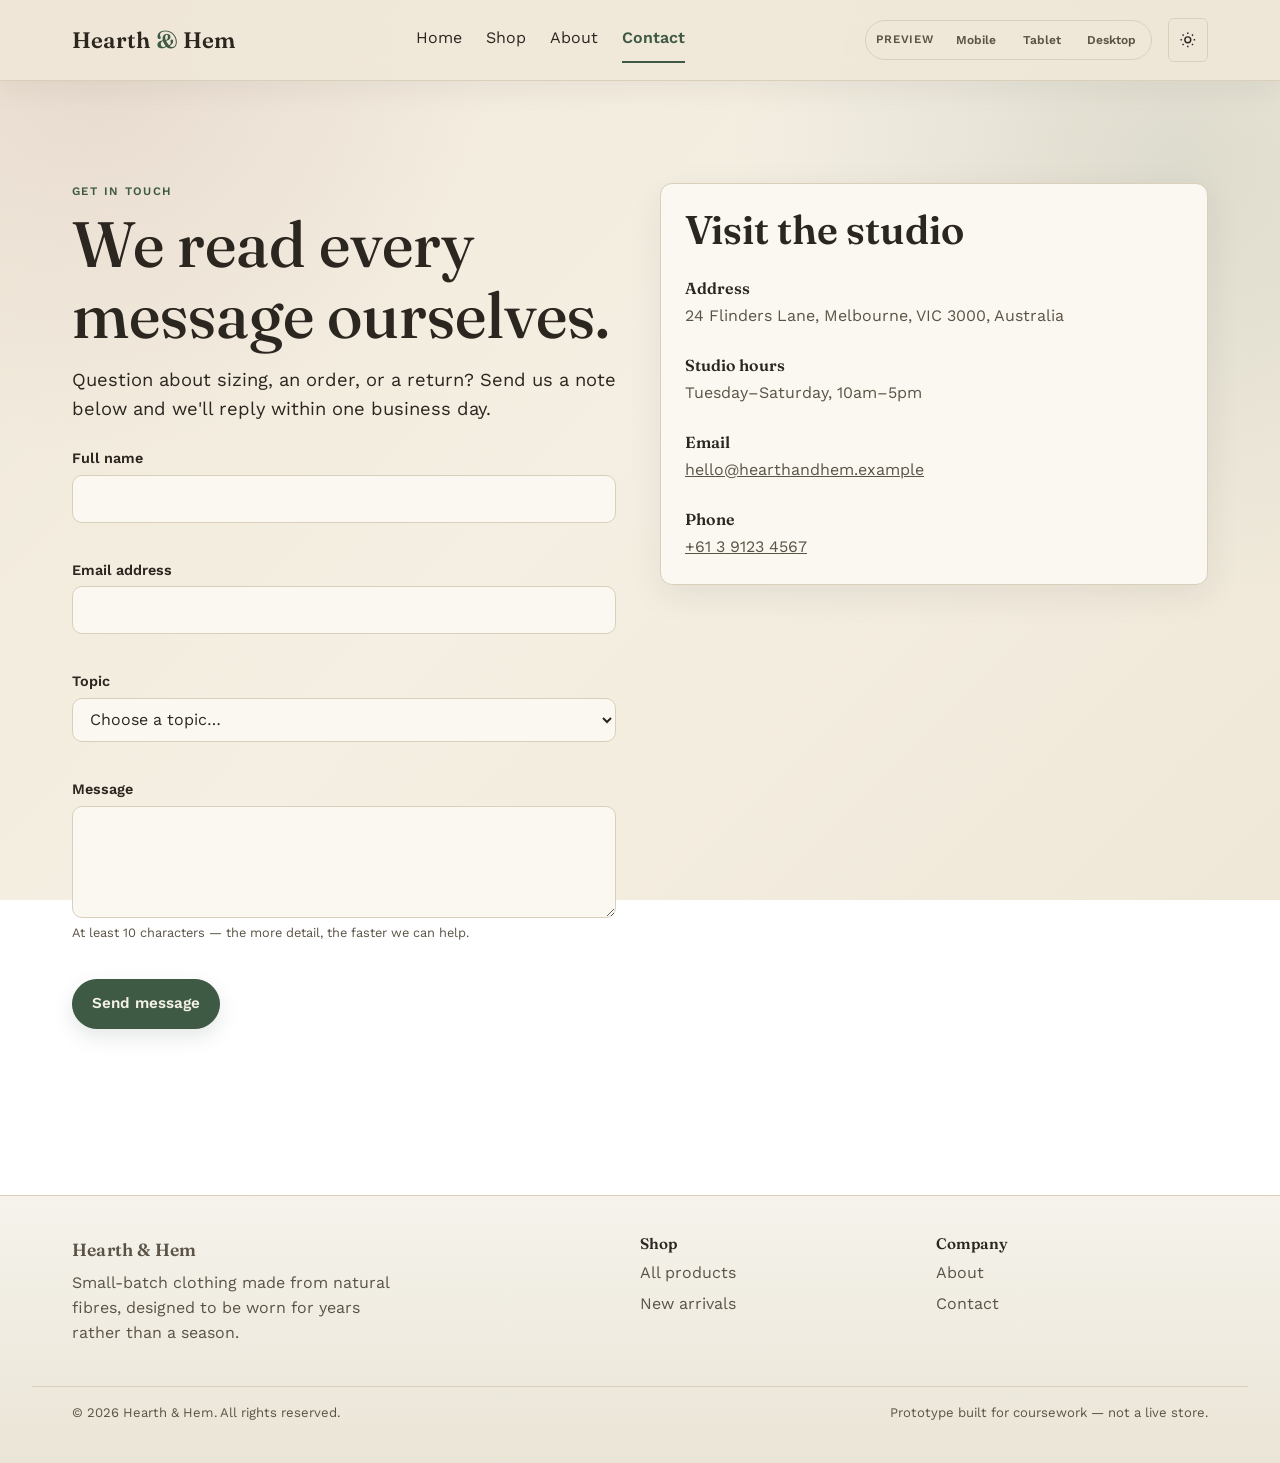
<file: contact.html>
<!DOCTYPE html>
<html lang="en">
<head>
  <meta charset="UTF-8" />
  <meta name="viewport" content="width=device-width, initial-scale=1.0" />
  <title>Contact — Hearth &amp; Hem</title>
  <meta name="description" content="Get in touch with Hearth & Hem about an order, a return, or a question about our clothing." />
  <link rel="preconnect" href="https://fonts.googleapis.com" />
  <link href="https://fonts.googleapis.com/css2?family=Fraunces:opsz,wght@9..144,400;9..144,500;9..144,600&family=Work+Sans:wght@400;500;600&display=swap" rel="stylesheet" />
  <link rel="stylesheet" href="css/style.css" />
</head>
<body>
  <a class="skip-link" href="#main">Skip to main content</a>

  <header class="site-header">
    <div class="container nav-bar">
      <a class="logo" href="index.html">Hearth <span>&amp;</span> Hem</a>

      <nav class="main-nav" id="main-nav" aria-label="Primary">
        <a href="index.html">Home</a>
        <a href="shop.html">Shop</a>
        <a href="about.html">About</a>
        <a href="contact.html" aria-current="page">Contact</a>
      </nav>

      <div class="nav-controls">
        <div class="device-preview-controls" aria-label="Responsive preview">
          <span class="device-preview-label">Preview</span>
          <button type="button" class="device-btn" data-preview-width="390" aria-label="Preview mobile layout">Mobile</button>
          <button type="button" class="device-btn" data-preview-width="768" aria-label="Preview tablet layout">Tablet</button>
          <button type="button" class="device-btn" data-preview-width="1440" aria-label="Preview desktop layout">Desktop</button>
        </div>
        <button type="button" class="theme-toggle" aria-label="Switch to dark mode">
          <svg class="icon-sun" viewBox="0 0 24 24" fill="none" stroke="currentColor" stroke-width="2" aria-hidden="true"><circle cx="12" cy="12" r="4"/><path d="M12 2v2M12 20v2M4.9 4.9l1.4 1.4M17.7 17.7l1.4 1.4M2 12h2M20 12h2M4.9 19.1l1.4-1.4M17.7 6.3l1.4-1.4"/></svg>
          <svg class="icon-moon" viewBox="0 0 24 24" fill="none" stroke="currentColor" stroke-width="2" aria-hidden="true"><path d="M21 12.8A9 9 0 1 1 11.2 3a7 7 0 0 0 9.8 9.8z"/></svg>
        </button>
        <button type="button" class="nav-toggle" aria-expanded="false" aria-controls="main-nav" aria-label="Open menu">
          <svg viewBox="0 0 24 24" fill="none" stroke="currentColor" stroke-width="2" aria-hidden="true"><path d="M3 6h18M3 12h18M3 18h18"/></svg>
        </button>
      </div>
    </div>
  </header>

  <main id="main">
    <section>
      <div class="container contact-grid">
        <div>
          <p class="hero-eyebrow">Get in touch</p>
          <h1>We read every message ourselves.</h1>
          <p class="lede mt-1">Question about sizing, an order, or a return? Send us a note below and we'll reply within one business day.</p>

          <form class="form-grid" id="contact-form" novalidate>
            <div class="field">
              <label for="name">Full name</label>
              <input type="text" id="name" name="name" autocomplete="name" aria-describedby="name-error" required />
              <p class="error-msg" id="name-error"></p>
            </div>

            <div class="field">
              <label for="email">Email address</label>
              <input type="email" id="email" name="email" autocomplete="email" aria-describedby="email-error" required />
              <p class="error-msg" id="email-error"></p>
            </div>

            <div class="field">
              <label for="subject">Topic</label>
              <select id="subject" name="subject" aria-describedby="subject-error" required>
                <option value="">Choose a topic&hellip;</option>
                <option value="order">An existing order</option>
                <option value="sizing">Sizing advice</option>
                <option value="returns">Returns or exchanges</option>
                <option value="wholesale">Wholesale &amp; stockists</option>
                <option value="other">Something else</option>
              </select>
              <p class="error-msg" id="subject-error"></p>
            </div>

            <div class="field">
              <label for="message">Message</label>
              <textarea id="message" name="message" aria-describedby="message-error" required></textarea>
              <p class="hint">At least 10 characters — the more detail, the faster we can help.</p>
              <p class="error-msg" id="message-error"></p>
            </div>

            <div>
              <button type="submit" class="btn">Send message</button>
            </div>

            <p class="form-status" id="form-status" role="status" aria-live="polite"></p>
          </form>
        </div>

        <div>
          <div class="card info-card">
            <h2>Visit the studio</h2>
            <dl class="info-list">
              <div>
                <dt>Address</dt>
                <dd>24 Flinders Lane, Melbourne, VIC 3000, Australia</dd>
              </div>
              <div>
                <dt>Studio hours</dt>
                <dd>Tuesday&ndash;Saturday, 10am&ndash;5pm</dd>
              </div>
              <div>
                <dt>Email</dt>
                <dd><a href="mailto:hello@hearthandhem.example">hello@hearthandhem.example</a></dd>
              </div>
              <div>
                <dt>Phone</dt>
                <dd><a href="tel:+61391234567">+61 3 9123 4567</a></dd>
              </div>
            </dl>
          </div>
        </div>
      </div>
    </section>
  </main>

  <footer class="site-footer">
    <div class="container footer-grid">
      <div>
        <p class="logo footer-logo">Hearth &amp; Hem</p>
        <p class="footer-copy">Small-batch clothing made from natural fibres, designed to be worn for years rather than a season.</p>
      </div>
      <div>
        <h4>Shop</h4>
        <div class="footer-links">
          <a href="shop.html">All products</a>
          <a href="shop.html#product-grid">New arrivals</a>
        </div>
      </div>
      <div>
        <h4>Company</h4>
        <div class="footer-links">
          <a href="about.html">About</a>
          <a href="contact.html">Contact</a>
        </div>
      </div>
    </div>
    <div class="container footer-bottom">
      <p>&copy; 2026 Hearth &amp; Hem. All rights reserved.</p>
      <p>Prototype built for coursework &mdash; not a live store.</p>
    </div>
  </footer>

  <script src="js/main.js"></script>
  <script src="js/contact.js"></script>
</body>
</html>
</file>
<file: css/style.css>
/* ---------- Design tokens ---------- */
:root {
  --color-bg: #EFE8D8;
  --color-bg-alt: #E3DCC8;
  --color-card: #FBF8F1;
  --color-ink: #2B2620;
  --color-ink-soft: #5B5346;
  --color-accent: #3F5A44;
  --color-accent-dark: #2E4433;
  --color-accent-contrast: #F4F1E7;
  --color-secondary: #C9A6A6;
  --color-line: #D9CFBB;
  --color-error: #9A3324;
  --color-error-bg: #F6E4DE;
  --color-success: #3F5A44;

  --font-display: "Fraunces", Georgia, serif;
  --font-body: "Work Sans", -apple-system, Segoe UI, Roboto, sans-serif;

  --space-1: 0.5rem;
  --space-2: 1rem;
  --space-3: 1.5rem;
  --space-4: 2.5rem;
  --space-5: 4rem;
  --space-6: 6rem;

  --radius-sm: 3px;
  --radius-md: 6px;
  --container: 72rem;

  --shadow-card: 0 1px 2px rgba(43, 38, 32, 0.06);
  --transition: 180ms ease;
}

[data-theme="dark"] {
  --color-bg: #211E19;
  --color-bg-alt: #29251E;
  --color-card: #2C2820;
  --color-ink: #F1ECE0;
  --color-ink-soft: #C9C1AF;
  --color-accent: #92B39D;
  --color-accent-dark: #B7D2BF;
  --color-accent-contrast: #1E231C;
  --color-secondary: #D9BCBC;
  --color-line: #47412F;
  --color-error: #E5A28F;
  --color-error-bg: #3A2621;
  --color-success: #92B39D;
  --shadow-card: 0 1px 2px rgba(0, 0, 0, 0.3);
}

/* ---------- Reset ---------- */
*, *::before, *::after { box-sizing: border-box; }
html { -webkit-text-size-adjust: 100%; }
body, h1, h2, h3, h4, p, figure, blockquote, ul, ol, dl, dd {
  margin: 0;
}
ul[class], ol[class] { list-style: none; padding: 0; }
img, svg { display: block; max-width: 100%; }
input, button, textarea, select { font: inherit; color: inherit; }
button { cursor: pointer; }
a { color: inherit; }

@media (prefers-reduced-motion: reduce) {
  *, *::before, *::after {
    animation-duration: 0.01ms !important;
    animation-iteration-count: 1 !important;
    transition-duration: 0.01ms !important;
    scroll-behavior: auto !important;
  }
}

/* ---------- Base ---------- */
body {
  background: var(--color-bg);
  color: var(--color-ink);
  font-family: var(--font-body);
  font-size: 1rem;
  line-height: 1.55;
  transition: background var(--transition), color var(--transition);
}

h1, h2, h3, h4 {
  font-family: var(--font-display);
  font-weight: 600;
  line-height: 1.1;
  color: var(--color-ink);
}

h1 { font-size: clamp(2.25rem, 5vw + 1rem, 4rem); font-weight: 500; }
h2 { font-size: clamp(1.6rem, 3vw + 0.8rem, 2.5rem); }
h3 { font-size: clamp(1.15rem, 1.2vw + 0.8rem, 1.4rem); }

p { max-width: 62ch; color: var(--color-ink-soft); }
p.lede { font-size: 1.15rem; color: var(--color-ink); }

.container {
  width: 100%;
  max-width: var(--container);
  margin-inline: auto;
  padding-inline: var(--space-2);
}

@media (min-width: 48rem) {
  .container { padding-inline: var(--space-4); }
}

section { padding-block: var(--space-5); }
.section-alt { background: var(--color-bg-alt); }

/* ---------- Focus & skip link ---------- */
a:focus-visible,
button:focus-visible,
input:focus-visible,
textarea:focus-visible,
select:focus-visible,
[tabindex]:focus-visible {
  outline: 3px solid var(--color-accent);
  outline-offset: 2px;
}

.skip-link {
  position: absolute;
  left: -999px;
  top: auto;
  background: var(--color-accent);
  color: var(--color-accent-contrast);
  padding: var(--space-1) var(--space-2);
  z-index: 100;
  border-radius: var(--radius-sm);
}
.skip-link:focus {
  left: var(--space-2);
  top: var(--space-2);
}

/* ---------- Header / nav ---------- */
.site-header {
  position: sticky;
  top: 0;
  z-index: 40;
  background: var(--color-bg);
  border-bottom: 1px solid var(--color-line);
}

.nav-bar {
  display: flex;
  align-items: center;
  justify-content: space-between;
  padding-block: var(--space-2);
}

.logo {
  font-family: var(--font-display);
  font-size: 1.4rem;
  font-weight: 600;
  text-decoration: none;
  letter-spacing: 0.01em;
}
.logo span { color: var(--color-accent); }

.nav-controls {
  display: flex;
  align-items: center;
  gap: var(--space-2);
}

.nav-toggle {
  background: transparent;
  border: 1px solid var(--color-line);
  border-radius: var(--radius-sm);
  width: 2.5rem;
  height: 2.5rem;
  display: inline-flex;
  align-items: center;
  justify-content: center;
  padding: 0;
}
.nav-toggle svg { width: 1.2rem; height: 1.2rem; }

.theme-toggle {
  background: transparent;
  border: 1px solid var(--color-line);
  border-radius: var(--radius-sm);
  width: 2.5rem;
  height: 2.5rem;
  display: inline-flex;
  align-items: center;
  justify-content: center;
}
.theme-toggle svg { width: 1.1rem; height: 1.1rem; }
.theme-toggle .icon-moon { display: none; }
[data-theme="dark"] .theme-toggle .icon-sun { display: none; }
[data-theme="dark"] .theme-toggle .icon-moon { display: inline-flex; }

.main-nav {
  display: none;
  flex-direction: column;
  gap: var(--space-1);
  padding-block: var(--space-2);
  border-top: 1px solid var(--color-line);
}
.main-nav.is-open { display: flex; }

.main-nav a {
  text-decoration: none;
  padding: var(--space-1) 0;
  font-size: 1rem;
  border-bottom: 1px solid transparent;
}
.main-nav a[aria-current="page"] {
  color: var(--color-accent);
  font-weight: 600;
}
.main-nav a:hover { border-bottom-color: var(--color-accent); }

@media (min-width: 56rem) {
  .nav-toggle { display: none; }
  .main-nav {
    display: flex !important;
    flex-direction: row;
    border-top: none;
    padding-block: 0;
    gap: var(--space-4);
  }
}

/* ---------- Buttons ---------- */
.btn {
  display: inline-flex;
  align-items: center;
  gap: 0.5rem;
  border: 1px solid var(--color-accent);
  background: var(--color-accent);
  color: var(--color-accent-contrast);
  padding: 0.75rem 1.5rem;
  border-radius: var(--radius-sm);
  text-decoration: none;
  font-weight: 600;
  font-size: 0.95rem;
  transition: background var(--transition), transform var(--transition);
}
.btn:hover { background: var(--color-accent-dark); }
.btn:active { transform: translateY(1px); }

.btn-outline {
  background: transparent;
  color: var(--color-ink);
  border: 1px solid var(--color-line);
}
.btn-outline:hover { border-color: var(--color-accent); color: var(--color-accent); background: transparent; }

.btn-small {
  padding: 0.45rem 0.9rem;
  font-size: 0.85rem;
}

/* ---------- Hero ---------- */
.hero {
  padding-block: var(--space-5) var(--space-6);
}
.hero .container {
  display: grid;
  gap: var(--space-4);
}
.hero-eyebrow {
  color: var(--color-accent);
  font-weight: 600;
  margin-bottom: var(--space-1);
  font-size: 0.95rem;
}
.hero h1 { max-width: 16ch; }
.hero-copy { margin-block: var(--space-2) var(--space-3); }
.hero-actions { display: flex; gap: var(--space-2); flex-wrap: wrap; }
.hero-stats {
  display: flex;
  gap: var(--space-4);
  margin-top: var(--space-4);
  flex-wrap: wrap;
}
.hero-stat strong {
  display: block;
  font-family: var(--font-display);
  font-size: 1.8rem;
  color: var(--color-accent);
}
.hero-stat span {
  font-size: 0.85rem;
  color: var(--color-ink-soft);
}

.hero-mark {
  justify-self: center;
  width: 100%;
  max-width: 22rem;
}

@media (min-width: 60rem) {
  .hero .container {
    grid-template-columns: 1.1fr 0.9fr;
    align-items: center;
  }
}

/* ---------- Cards / grids ---------- */
.card-grid {
  display: grid;
  gap: var(--space-3);
  grid-template-columns: 1fr;
  margin-top: var(--space-4);
}
@media (min-width: 40rem) {
  .card-grid { grid-template-columns: repeat(2, 1fr); }
}
@media (min-width: 60rem) {
  .card-grid { grid-template-columns: repeat(3, 1fr); }
}

.card {
  background: var(--color-card);
  border: 1px solid var(--color-line);
  border-radius: var(--radius-md);
  overflow: hidden;
  box-shadow: var(--shadow-card);
  display: flex;
  flex-direction: column;
}
.card-media {
  aspect-ratio: 4 / 5;
  background: var(--color-bg-alt);
}
.card-media svg { width: 100%; height: 100%; }
.card-body {
  padding: var(--space-2);
  display: flex;
  flex-direction: column;
  gap: 0.4rem;
  flex: 1;
}
.card-body h3 { font-size: 1.1rem; }
.card-tag {
  align-self: flex-start;
  font-size: 0.7rem;
  text-transform: none;
  background: var(--color-secondary);
  color: var(--color-ink);
  padding: 0.15rem 0.55rem;
  border-radius: 999px;
}
.card-price {
  font-weight: 600;
  color: var(--color-ink);
  margin-top: auto;
}
.card-actions {
  display: flex;
  gap: var(--space-1);
  margin-top: var(--space-1);
}

/* ---------- Section headings ---------- */
.section-heading {
  max-width: 40rem;
  margin-bottom: var(--space-2);
}
.section-heading p { margin-top: var(--space-1); }

/* ---------- Values / three-up ---------- */
.value-grid {
  display: grid;
  gap: var(--space-3);
  grid-template-columns: 1fr;
  margin-top: var(--space-4);
}
@media (min-width: 48rem) {
  .value-grid { grid-template-columns: repeat(3, 1fr); }
}
.value-card svg { width: 2.2rem; height: 2.2rem; color: var(--color-accent); margin-bottom: var(--space-1); }
.value-card h3 { margin-bottom: 0.35rem; }

/* ---------- Newsletter ---------- */
.newsletter {
  background: var(--color-accent);
  color: var(--color-accent-contrast);
}
.newsletter h2, .newsletter p { color: var(--color-accent-contrast); }
.newsletter-form {
  display: flex;
  flex-direction: column;
  gap: var(--space-1);
  max-width: 28rem;
  margin-top: var(--space-3);
}
@media (min-width: 32rem) {
  .newsletter-form { flex-direction: row; align-items: flex-start; }
}
.newsletter-form .field { flex: 1; }
.newsletter input[type="email"] {
  width: 100%;
  padding: 0.7rem 0.9rem;
  border-radius: var(--radius-sm);
  border: 1px solid transparent;
}
.newsletter-msg {
  margin-top: var(--space-1);
  font-size: 0.9rem;
  min-height: 1.2em;
}

/* ---------- Forms (shared) ---------- */
.form-grid {
  display: grid;
  gap: var(--space-2);
  max-width: 34rem;
  margin-top: var(--space-3);
}
.field { display: flex; flex-direction: column; gap: 0.35rem; }
.field label { font-weight: 600; font-size: 0.9rem; }
.field .hint { font-size: 0.8rem; color: var(--color-ink-soft); }
.field input,
.field select,
.field textarea {
  padding: 0.65rem 0.8rem;
  border: 1px solid var(--color-line);
  border-radius: var(--radius-sm);
  background: var(--color-card);
  color: var(--color-ink);
}
.field textarea { resize: vertical; min-height: 7rem; }
.field.has-error input,
.field.has-error textarea,
.field.has-error select {
  border-color: var(--color-error);
}
.error-msg {
  font-size: 0.82rem;
  color: var(--color-error);
  min-height: 1.1em;
}
.form-status {
  padding: var(--space-2);
  border-radius: var(--radius-sm);
  font-weight: 600;
  display: none;
}
.form-status.is-visible { display: block; }
.form-status.success {
  background: var(--color-bg-alt);
  color: var(--color-success);
  border: 1px solid var(--color-accent);
}
.form-status.error {
  background: var(--color-error-bg);
  color: var(--color-error);
  border: 1px solid var(--color-error);
}

/* ---------- Filter bar (shop) ---------- */
.filter-bar {
  display: flex;
  flex-direction: column;
  gap: var(--space-2);
  margin-top: var(--space-3);
}
@media (min-width: 48rem) {
  .filter-bar { flex-direction: row; align-items: center; justify-content: space-between; }
}
.filter-chips {
  display: flex;
  flex-wrap: wrap;
  gap: 0.5rem;
}
.chip {
  border: 1px solid var(--color-line);
  background: var(--color-card);
  padding: 0.4rem 0.9rem;
  border-radius: 999px;
  font-size: 0.88rem;
}
.chip[aria-pressed="true"] {
  background: var(--color-accent);
  border-color: var(--color-accent);
  color: var(--color-accent-contrast);
}
.search-field {
  display: flex;
  align-items: center;
  gap: 0.5rem;
  border: 1px solid var(--color-line);
  background: var(--color-card);
  border-radius: var(--radius-sm);
  padding: 0.4rem 0.7rem;
  min-width: 15rem;
}
.search-field input {
  border: none;
  background: transparent;
  width: 100%;
}
.search-field input:focus-visible { outline: none; }
.search-field svg { width: 1rem; height: 1rem; color: var(--color-ink-soft); flex-shrink: 0; }

.empty-state {
  display: none;
  text-align: center;
  padding: var(--space-4) 0;
  color: var(--color-ink-soft);
}
.empty-state.is-visible { display: block; }

.results-count {
  font-size: 0.85rem;
  color: var(--color-ink-soft);
  margin-top: var(--space-1);
}

/* ---------- FAQ accordion ---------- */
.accordion {
  border-top: 1px solid var(--color-line);
  max-width: 44rem;
  margin-top: var(--space-3);
}
.accordion-item {
  border-bottom: 1px solid var(--color-line);
}
.accordion-trigger {
  width: 100%;
  display: flex;
  align-items: center;
  justify-content: space-between;
  gap: var(--space-2);
  background: transparent;
  border: none;
  text-align: left;
  padding: var(--space-2) 0;
  font-family: var(--font-display);
  font-size: 1.05rem;
}
.accordion-trigger .plus {
  flex-shrink: 0;
  width: 1.4rem;
  height: 1.4rem;
  border: 1px solid var(--color-line);
  border-radius: 50%;
  display: inline-flex;
  align-items: center;
  justify-content: center;
  position: relative;
}
.accordion-trigger .plus::before,
.accordion-trigger .plus::after {
  content: "";
  position: absolute;
  background: var(--color-ink);
}
.accordion-trigger .plus::before { width: 0.6rem; height: 2px; }
.accordion-trigger .plus::after { width: 2px; height: 0.6rem; transition: transform var(--transition); }
.accordion-trigger[aria-expanded="true"] .plus::after { transform: scaleY(0); }

.accordion-panel {
  overflow: hidden;
  max-height: 0;
  transition: max-height var(--transition);
}
.accordion-panel p {
  padding-bottom: var(--space-2);
  max-width: 56ch;
}

/* ---------- Modal (quick view) ---------- */
.modal-overlay {
  position: fixed;
  inset: 0;
  background: rgba(20, 18, 14, 0.55);
  display: none;
  align-items: center;
  justify-content: center;
  padding: var(--space-2);
  z-index: 60;
}
.modal-overlay.is-open { display: flex; }
.modal {
  background: var(--color-card);
  border-radius: var(--radius-md);
  max-width: 42rem;
  width: 100%;
  max-height: 90vh;
  overflow-y: auto;
  padding: var(--space-3);
  position: relative;
}
.modal-close {
  position: absolute;
  top: var(--space-2);
  right: var(--space-2);
  background: transparent;
  border: 1px solid var(--color-line);
  border-radius: 50%;
  width: 2.2rem;
  height: 2.2rem;
  display: inline-flex;
  align-items: center;
  justify-content: center;
}
.modal-body {
  display: grid;
  gap: var(--space-2);
  margin-top: var(--space-2);
}
@media (min-width: 36rem) {
  .modal-body { grid-template-columns: 12rem 1fr; align-items: start; }
}
.modal-body .card-media { border-radius: var(--radius-sm); }

/* ---------- About page ---------- */
.story-grid {
  display: grid;
  gap: var(--space-3);
}
@media (min-width: 56rem) {
  .story-grid { grid-template-columns: 1fr 1fr; align-items: center; }
}
.process-list {
  counter-reset: step;
  display: grid;
  gap: var(--space-2);
  margin-top: var(--space-3);
}
@media (min-width: 48rem) {
  .process-list { grid-template-columns: repeat(4, 1fr); }
}
.process-list li {
  counter-increment: step;
  border-top: 2px solid var(--color-accent);
  padding-top: var(--space-1);
}
.process-list li::before {
  content: counter(step, decimal-leading-zero);
  display: block;
  font-family: var(--font-display);
  color: var(--color-accent);
  font-size: 1.2rem;
  margin-bottom: 0.3rem;
}

/* ---------- Contact page ---------- */
.contact-grid {
  display: grid;
  gap: var(--space-4);
}
@media (min-width: 56rem) {
  .contact-grid { grid-template-columns: 1fr 1fr; }
}
.info-list {
  display: grid;
  gap: var(--space-3);
  margin-top: var(--space-3);
}
.info-list dt {
  font-weight: 600;
  font-family: var(--font-display);
}
.info-list dd { color: var(--color-ink-soft); margin-top: 0.2rem; }

/* ---------- Footer ---------- */
.site-footer {
  border-top: 1px solid var(--color-line);
  padding-block: var(--space-4);
  margin-top: var(--space-5);
}
.footer-grid {
  display: grid;
  gap: var(--space-3);
}
@media (min-width: 48rem) {
  .footer-grid { grid-template-columns: 2fr 1fr 1fr; }
}
.footer-grid h4 { font-size: 0.95rem; margin-bottom: var(--space-1); }
.footer-links { display: grid; gap: 0.4rem; }
.footer-links a { text-decoration: none; color: var(--color-ink-soft); }
.footer-links a:hover { color: var(--color-accent); }
.footer-bottom {
  margin-top: var(--space-4);
  padding-top: var(--space-2);
  border-top: 1px solid var(--color-line);
  font-size: 0.82rem;
  color: var(--color-ink-soft);
  display: flex;
  flex-wrap: wrap;
  gap: var(--space-1);
  justify-content: space-between;
}

/* ---------- Utility ---------- */
.visually-hidden {
  position: absolute;
  width: 1px; height: 1px;
  overflow: hidden;
  clip: rect(0 0 0 0);
  white-space: nowrap;
}
.text-center { text-align: center; }
.mt-0 { margin-top: 0; }

/* ---------- Real retail photography ---------- */
.card-media { overflow: hidden; }
.card-media .product-photo { width: 100%; height: 100%; display: block; object-fit: cover; object-position: center; }
.hero-mark .product-photo { width: 100%; height: 100%; min-height: 22rem; display: block; object-fit: cover; object-position: center; border-radius: var(--radius-md); box-shadow: var(--shadow-card); }
.story-photo { width: 100%; max-width: 32rem; justify-self: center; overflow: hidden; border-radius: var(--radius-md); box-shadow: var(--shadow-card); }
.story-photo-img { width: 100%; aspect-ratio: 1 / 1; display: block; object-fit: cover; object-position: center; }

/* ---------- Premium retail visual refresh ---------- */
body {
  background:
    radial-gradient(circle at 8% 8%, rgba(201,166,166,.20), transparent 24rem),
    radial-gradient(circle at 92% 18%, rgba(63,90,68,.12), transparent 28rem),
    linear-gradient(135deg, var(--color-bg) 0%, #f5efe3 48%, var(--color-bg) 100%);
  background-attachment: fixed;
}

[data-theme="dark"] body {
  background:
    radial-gradient(circle at 10% 5%, rgba(146,179,157,.12), transparent 24rem),
    radial-gradient(circle at 90% 25%, rgba(217,188,188,.08), transparent 28rem),
    linear-gradient(135deg, var(--color-bg) 0%, #29251f 52%, var(--color-bg) 100%);
}

.site-header {
  background: color-mix(in srgb, var(--color-bg) 88%, transparent);
  backdrop-filter: blur(14px);
  -webkit-backdrop-filter: blur(14px);
  box-shadow: 0 8px 30px rgba(43,38,32,.06);
}

.hero {
  position: relative;
  overflow: hidden;
  padding-block: clamp(4.5rem, 9vw, 8rem) clamp(4rem, 8vw, 7rem);
  background:
    radial-gradient(circle at 78% 20%, rgba(201,166,166,.25), transparent 20rem),
    linear-gradient(120deg, rgba(255,255,255,.18), transparent 55%);
}

.hero::before,
.hero::after {
  content: "";
  position: absolute;
  border-radius: 50%;
  pointer-events: none;
  border: 1px solid rgba(63,90,68,.12);
}
.hero::before { width: 22rem; height: 22rem; right: -9rem; top: -9rem; }
.hero::after { width: 14rem; height: 14rem; left: -7rem; bottom: -7rem; }

.hero .container { position: relative; z-index: 1; }
.hero-mark {
  position: relative;
  transform: rotate(1.2deg);
  filter: drop-shadow(0 24px 40px rgba(43,38,32,.16));
}
.hero-mark::before {
  content: "NEW SEASON";
  position: absolute;
  z-index: 2;
  top: 1rem;
  left: -1rem;
  padding: .45rem .8rem;
  border-radius: 999px;
  background: var(--color-accent);
  color: var(--color-accent-contrast);
  font-size: .68rem;
  font-weight: 600;
  letter-spacing: .12em;
}
.hero-mark .product-photo {
  min-height: 26rem;
  border-radius: 18px;
  border: 8px solid rgba(255,255,255,.55);
}

.section-alt {
  position: relative;
  background:
    linear-gradient(180deg, rgba(227,220,200,.78), rgba(239,232,216,.58));
  border-block: 1px solid rgba(63,90,68,.08);
}

.section-alt::before {
  content: "";
  position: absolute;
  inset: 1rem 0 auto;
  height: 1px;
  background: linear-gradient(90deg, transparent, rgba(63,90,68,.18), transparent);
}

.section-heading {
  position: relative;
  padding-left: 1rem;
}
.section-heading::before {
  content: "";
  position: absolute;
  left: 0;
  top: .15rem;
  bottom: .15rem;
  width: 3px;
  border-radius: 99px;
  background: var(--color-secondary);
}

.card {
  border: 1px solid rgba(63,90,68,.13);
  border-radius: 14px;
  box-shadow: 0 12px 35px rgba(43,38,32,.08);
  transition: transform .25s ease, box-shadow .25s ease;
}
.card:hover {
  transform: translateY(-7px);
  box-shadow: 0 20px 45px rgba(43,38,32,.14);
}
.card-media { background: #e7dfcf; }
.card-media .product-photo { transition: transform .5s ease; }
.card:hover .product-photo { transform: scale(1.045); }
.card-body { background: color-mix(in srgb, var(--color-card) 94%, white); }

.value-card,
.story-card,
.info-card,
.contact-form,
.form-card {
  border-radius: 14px;
  box-shadow: 0 12px 32px rgba(43,38,32,.06);
}

.btn {
  box-shadow: 0 8px 20px rgba(63,90,68,.14);
  transition: transform .2s ease, box-shadow .2s ease, background .2s ease;
}
.btn:hover { transform: translateY(-2px); box-shadow: 0 12px 26px rgba(63,90,68,.20); }
.btn-outline { box-shadow: none; }

.hero-stats {
  padding-top: .5rem;
}
.hero-stat {
  position: relative;
  padding-right: 1.5rem;
}
.hero-stat:not(:last-child)::after {
  content: "";
  position: absolute;
  right: .6rem;
  top: 10%;
  height: 80%;
  width: 1px;
  background: var(--color-line);
}

.site-footer {
  background: linear-gradient(180deg, rgba(227,220,200,.35), rgba(227,220,200,.75));
}

@media (max-width: 39.99rem) {
  .hero-mark .product-photo { min-height: 20rem; }
  .hero-stat:not(:last-child)::after { display: none; }
}

@media (prefers-reduced-motion: reduce) {
  .card, .btn, .card-media .product-photo { transition: none; }
}


/* Base/mobile: comfortable touch targets and no horizontal overflow. */
html { overflow-x: hidden; }
body { min-width: 320px; overflow-x: hidden; }
.container { padding-inline: 1rem; }
.btn, .chip, .nav-toggle, .theme-toggle { min-height: 44px; }
.search-field { min-width: 0; width: 100%; }
.hero-actions .btn { flex: 1 1 100%; justify-content: center; }
.hero-stats { display: grid; grid-template-columns: repeat(3, minmax(0, 1fr)); gap: .75rem; }
.hero-stat { padding-right: .5rem; }
.hero-stat strong { font-size: 1.55rem; }
.hero-stat span { font-size: .76rem; line-height: 1.35; }
.card-grid, .value-grid, .story-grid, .contact-grid, .footer-grid { min-width: 0; }
.card-body { min-width: 0; }
.card-body p { overflow-wrap: anywhere; }
.hero-mark { width: 100%; max-width: none; }
.hero-mark .product-photo { min-height: 18rem; max-height: 28rem; }

/* Small phones: retain readable cards without forcing a horizontal scroll. */
@media (max-width: 29.99rem) {
  .hero-stats { grid-template-columns: 1fr; gap: .65rem; }
  .hero-stat:not(:last-child)::after { display: none; }
  .hero-actions .btn { flex-basis: 100%; }
  .card-grid { gap: 1rem; }
}

/* Tablet: two-column content and denser controls. */
@media (min-width: 40rem) {
  .container { padding-inline: 1.5rem; }
  .hero-actions .btn { flex: 0 0 auto; }
  .hero-mark .product-photo { min-height: 24rem; }
  .card-grid { grid-template-columns: repeat(2, minmax(0, 1fr)); }
  .contact-grid, .story-grid { grid-template-columns: repeat(2, minmax(0, 1fr)); }
  .footer-grid { grid-template-columns: 2fr 1fr 1fr; }
}

/* Desktop: full navigation, three-column product grid and split hero. */
@media (min-width: 60rem) {
  .container { padding-inline: 2rem; }
  .hero .container { grid-template-columns: minmax(0, 1.08fr) minmax(20rem, .92fr); }
  .hero-mark .product-photo { min-height: 34rem; }
  .card-grid { grid-template-columns: repeat(3, minmax(0, 1fr)); }
}

/* Large desktop: limit reading width while giving the retail imagery room. */
@media (min-width: 75rem) {
  .hero .container { gap: 5rem; }
  .hero-mark .product-photo { min-height: 38rem; }
}

/* Prevent media from causing layout overflow at every breakpoint. */
.card-media, .hero-mark, .story-photo { min-width: 0; }
.card-media .product-photo, .story-photo-img { max-width: none; }

/* Stronger keyboard-visible states for assessment accessibility. */
.main-nav a:focus-visible, .chip:focus-visible, .card .btn:focus-visible {
  outline: 3px solid var(--color-secondary);
  outline-offset: 3px;
}



/* ---------- Coursework quality refinements ---------- */
.mt-1 { margin-top: 1rem; }
.mt-3 { margin-top: 1.5rem; }
.section-tight-bottom { padding-bottom: 0; }
.section-tight-top { padding-top: 1rem; }
.footer-logo { font-size: 1.1rem; }
.footer-copy { margin-top: .5rem; max-width: 32ch; }
.info-card { padding: 1.5rem; }
.newsletter-submit { border-color: var(--color-accent-contrast); color: var(--color-accent-contrast); }
.qv-title { margin-top: .4rem; }
.qv-price { margin-top: .3rem; }
.qv-desc { margin-top: .6rem; }
.qv-action { margin-top: 1rem; }

/* Keep interactive controls usable when text is enlarged. */
.nav-controls { flex-shrink: 0; }
.main-nav a, .chip, .btn { min-height: 44px; }
.search-field input { min-width: 0; }

/* Keep the modal readable on short/narrow screens. */
.modal { max-height: min(90vh, 42rem); }
.modal-body { min-width: 0; }
.modal-body > * { min-width: 0; }
.modal-close svg { width: 1rem; height: 1rem; }

@media (max-width: 39.99rem) {
  .modal { padding: 1rem; }
  .modal-body { margin-top: 1rem; }
}

@media (min-width: 32rem) and (max-width: 55.99rem) {
  .newsletter-form .btn { flex: 0 0 auto; }
}

@media (prefers-reduced-motion: reduce) {
  .accordion-panel { transition: none; }
}


:root {
  --container: 76rem;
  --radius-sm: 6px;
  --radius-md: 12px;
  --radius-lg: 18px;
  --shadow-soft: 0 10px 35px rgba(43,38,32,.08);
  --shadow-hover: 0 18px 46px rgba(43,38,32,.14);
  --ease-smooth: cubic-bezier(.2,.75,.25,1);
}

html { scroll-behavior: smooth; }
body { min-width: 320px; }
::selection { background: var(--color-accent); color: var(--color-accent-contrast); }

.site-header { backdrop-filter: blur(14px); background: color-mix(in srgb, var(--color-bg) 88%, transparent); }
.nav-bar { min-height: 4.6rem; }
.logo { transition: letter-spacing 180ms var(--ease-smooth), transform 180ms var(--ease-smooth); }
.logo:hover { letter-spacing: .035em; }
.main-nav a { position: relative; transition: color 180ms var(--ease-smooth); }
.main-nav a::after { content:""; position:absolute; left:0; right:100%; bottom:-2px; height:2px; background:var(--color-accent); transition:right 220ms var(--ease-smooth); }
.main-nav a:hover::after, .main-nav a[aria-current="page"]::after { right:0; }
.nav-toggle, .theme-toggle, .icon-btn { transition: transform 160ms var(--ease-smooth), background 160ms ease, border-color 160ms ease; }
.nav-toggle:hover, .theme-toggle:hover, .icon-btn:hover { transform: translateY(-2px); background: var(--color-bg-alt); border-color: var(--color-accent); }

section { padding-block: clamp(4rem, 8vw, 7rem); }
.section-heading { max-width: 48rem; margin-bottom: clamp(2rem, 4vw, 3.25rem); }
.section-heading p { margin-top: .75rem; }
.hero { padding-block: clamp(4rem, 8vw, 7.5rem); }
.hero .container { align-items: center; }
.hero-eyebrow { letter-spacing: .12em; text-transform: uppercase; font-size: .72rem; font-weight: 600; color: var(--color-accent); }
.hero h1 { max-width: 10ch; letter-spacing: -.025em; }
.hero-copy { max-width: 55ch; }
.hero-mark { position: relative; overflow: hidden; border-radius: var(--radius-lg); box-shadow: var(--shadow-soft); }
.hero-mark::after { content:""; position:absolute; inset:0; pointer-events:none; box-shadow: inset 0 0 0 1px rgba(255,255,255,.14); }

.card-grid { align-items: stretch; }
.card {
  position: relative;
  display: flex;
  flex-direction: column;
  overflow: hidden;
  border: 1px solid color-mix(in srgb, var(--color-line) 78%, transparent);
  border-radius: var(--radius-md);
  background: var(--color-card);
  box-shadow: var(--shadow-card);
  transition: transform 240ms var(--ease-smooth), box-shadow 240ms var(--ease-smooth), border-color 240ms ease;
}
.card:hover { transform: translateY(-5px); box-shadow: var(--shadow-hover); border-color: color-mix(in srgb, var(--color-accent) 38%, var(--color-line)); }
.card-media { position: relative; aspect-ratio: 4 / 5; overflow: hidden; background: linear-gradient(135deg, var(--color-bg-alt), var(--color-card)); }
.card-media::before { content:""; position:absolute; inset:0; background: linear-gradient(105deg, transparent 30%, rgba(255,255,255,.3) 45%, transparent 60%); transform: translateX(-120%); animation: image-shimmer 1.7s infinite; z-index: 0; }
.card-media.is-loaded::before, .card-media.is-error::before { display:none; }
.card-media .product-photo { position: relative; z-index: 1; width: 100%; height: 100%; object-fit: cover; transition: transform 500ms var(--ease-smooth), filter 250ms ease; }
.card:hover .card-media .product-photo { transform: scale(1.035); }
.card-body { display:flex; flex-direction:column; flex:1; padding: clamp(1.15rem, 2vw, 1.5rem); }
.card-tag { width:max-content; border:1px solid var(--color-line); border-radius:999px; padding:.28rem .62rem; font-size:.68rem; line-height:1.1; text-transform:uppercase; letter-spacing:.09em; color:var(--color-accent); background: color-mix(in srgb, var(--color-card) 82%, var(--color-accent) 18%); }
.card h3 { margin-top:.8rem; }
.card-body > p:not(.card-price) { margin-top:.6rem; font-size:.91rem; }
.product-meta { display:flex; flex-wrap:wrap; gap:.45rem .8rem; margin-top:1rem; padding:0; list-style:none; color:var(--color-ink-soft); font-size:.72rem; }
.product-meta li + li::before { content:"·"; margin-right:.8rem; color:var(--color-secondary); }
.card-price { margin-top:auto; padding-top:1.15rem; font-weight:600; color:var(--color-ink); font-size:1.08rem; }
.card-actions { display:flex; align-items:center; gap:.65rem; margin-top:1rem; }
.btn { border-radius:999px; padding-inline:1.2rem; transition: transform 180ms var(--ease-smooth), box-shadow 180ms ease, background 180ms ease; }
.btn:hover { transform:translateY(-2px); }
.btn:active, .icon-btn:active { transform:translateY(0) scale(.98); }
.btn-small { flex:1; }
.icon-btn { width:44px; min-width:44px; height:44px; padding:0; display:inline-flex; align-items:center; justify-content:center; border:1px solid var(--color-line); border-radius:50%; background:transparent; font-size:1.25rem; }
.icon-btn[aria-pressed="true"] { color:var(--color-accent); background:color-mix(in srgb, var(--color-accent) 12%, var(--color-card)); }

.filter-bar { display:grid; grid-template-columns:1fr; gap:1rem; padding:1rem; border:1px solid var(--color-line); border-radius:var(--radius-md); background:color-mix(in srgb, var(--color-card) 72%, transparent); box-shadow:var(--shadow-soft); }
.filter-chips { display:flex; flex-wrap:wrap; gap:.45rem; }
.chip { border:1px solid var(--color-line); border-radius:999px; padding:.55rem .85rem; background:transparent; color:var(--color-ink-soft); transition:all 180ms var(--ease-smooth); }
.chip:hover { border-color:var(--color-accent); color:var(--color-accent); transform:translateY(-1px); }
.chip[aria-pressed="true"] { background:var(--color-accent); color:var(--color-accent-contrast); border-color:var(--color-accent); }
.search-field { min-height:44px; border:1px solid var(--color-line); border-radius:999px; background:var(--color-card); }
.search-field:focus-within { border-color:var(--color-accent); box-shadow:0 0 0 3px color-mix(in srgb, var(--color-accent) 18%, transparent); }
.search-field input { height:44px; }
.shop-status-row { display:flex; align-items:center; justify-content:space-between; gap:1rem; min-height:2rem; margin-top:.9rem; }
.loading-label { font-size:.75rem; color:var(--color-accent); }

.empty-state { display:none; margin-top:1rem; padding:clamp(2rem,6vw,4rem); border:1px dashed var(--color-line); border-radius:var(--radius-md); background:var(--color-card); text-align:center; }
.empty-state.is-visible { display:block; animation:fade-up 260ms var(--ease-smooth) both; }
.empty-state::before { content:"⌕"; display:block; margin-bottom:.6rem; font-family:var(--font-display); font-size:2.2rem; color:var(--color-secondary); }

/* image loading/error states */
.media-fallback { position:absolute; inset:0; z-index:2; display:grid; place-items:center; padding:2rem; text-align:center; background:linear-gradient(145deg,var(--color-bg-alt),var(--color-card)); color:var(--color-ink-soft); }
.media-fallback strong { display:block; font-family:var(--font-display); color:var(--color-ink); font-size:1.2rem; }
.media-fallback span { display:block; margin-top:.35rem; font-size:.75rem; }

/* Quick view / product detail presentation */
.modal-overlay { padding:clamp(.75rem,3vw,2rem); background:rgba(26,22,18,.68); backdrop-filter:blur(8px); }
.modal { width:min(100%,68rem); border-radius:var(--radius-lg); border:1px solid var(--color-line); box-shadow:0 30px 90px rgba(0,0,0,.28); overflow:auto; }
.modal-close { width:44px; height:44px; border-radius:50%; background:color-mix(in srgb,var(--color-card) 88%,transparent); box-shadow:0 4px 15px rgba(0,0,0,.12); transition:transform 160ms ease; }
.modal-close:hover { transform:rotate(6deg) scale(1.04); }
.modal-body { display:grid; grid-template-columns:minmax(0,1.05fr) minmax(0,.95fr); gap:clamp(1.5rem,4vw,3.5rem); margin-top:0; padding:clamp(1.25rem,3vw,2rem); }
.qv-media-wrap { min-width:0; }
.qv-media { aspect-ratio:4/5; border-radius:var(--radius-md); }
.qv-note { display:block; margin-top:.75rem; font-size:.7rem; letter-spacing:.08em; text-transform:uppercase; color:var(--color-ink-soft); }
.qv-content { align-self:center; padding:clamp(.5rem,2vw,1rem) 0; }
.qv-title { font-size:clamp(2rem,4vw,3.3rem); max-width:12ch; }
.qv-price { font-size:1.2rem; }
.qv-desc { margin-top:1rem; font-size:1rem; }
.qv-detail-block { margin-top:1.5rem; padding-top:1rem; border-top:1px solid var(--color-line); }
.qv-label { font-size:.7rem; letter-spacing:.1em; text-transform:uppercase; font-weight:600; color:var(--color-ink); }
.qv-details { display:grid; grid-template-columns:repeat(3,1fr); gap:.75rem; list-style:none; padding:0; margin-top:.65rem; }
.qv-details li { padding:.75rem; border-radius:8px; background:var(--color-bg-alt); font-size:.75rem; color:var(--color-ink-soft); }
.qv-fit { margin-top:.5rem; font-size:.82rem; }
.qv-actions { display:flex; flex-wrap:wrap; gap:.65rem; margin-top:1.5rem; }
.qv-action { flex:1 1 15rem; text-align:center; justify-content:center; }
.qv-save { flex:1 1 12rem; }

/* Shared content cards / forms */
.value-card, .info-card { border-radius:var(--radius-md); border:1px solid var(--color-line); box-shadow:var(--shadow-soft); transition:transform 220ms var(--ease-smooth), box-shadow 220ms ease; }
.value-card:hover, .info-card:hover { transform:translateY(-3px); box-shadow:var(--shadow-hover); }
.field input, .field select, .field textarea { border-radius:10px; transition:border-color 160ms ease, box-shadow 160ms ease, background 160ms ease; }
.field input:focus, .field select:focus, .field textarea:focus { border-color:var(--color-accent); box-shadow:0 0 0 3px color-mix(in srgb,var(--color-accent) 15%,transparent); outline:none; }
.field input[aria-invalid="true"], .field select[aria-invalid="true"], .field textarea[aria-invalid="true"] { border-color:var(--color-error); }
.newsletter { border-top:1px solid var(--color-line); }
.newsletter-form { align-items:stretch; }
.form-status, .newsletter-msg { min-height:1.6em; }
.form-status.success, .newsletter-msg.success { padding:.8rem 1rem; border:1px solid color-mix(in srgb,var(--color-success) 40%,var(--color-line)); border-radius:10px; background:color-mix(in srgb,var(--color-success) 9%,var(--color-card)); }

@keyframes image-shimmer { 100% { transform:translateX(120%); } }
@keyframes fade-up { from { opacity:0; transform:translateY(8px); } to { opacity:1; transform:none; } }
@keyframes modal-in { from { opacity:0; transform:scale(.98) translateY(10px); } to { opacity:1; transform:none; } }
.modal-overlay.is-open .modal { animation:modal-in 260ms var(--ease-smooth) both; }

@media (min-width:40rem) {
  .filter-bar { grid-template-columns:minmax(0,1fr) minmax(14rem,22rem); align-items:center; }
}
@media (min-width:60rem) {
  .nav-bar { min-height:5rem; }
  .main-nav { gap:1.5rem; }
  .hero .container { gap:clamp(3rem,6vw,6rem); }
  .card-grid { gap:clamp(1.25rem,2.2vw,2rem); }
  .card-body { padding:1.5rem; }
}
@media (min-width:75rem) {
  .container { padding-inline:2.5rem; }
  .card-grid { grid-template-columns:repeat(4,minmax(0,1fr)); }
}
@media (max-width:39.99rem) {
  .modal-body { grid-template-columns:1fr; }
  .qv-content { padding-bottom:.5rem; }
  .qv-details { grid-template-columns:1fr; }
  .shop-status-row { align-items:flex-start; flex-direction:column; gap:.2rem; }
}
@media (prefers-reduced-motion:reduce) {
  html { scroll-behavior:auto; }
  .card:hover, .value-card:hover, .info-card:hover, .logo:hover, .btn:hover, .icon-btn:hover, .nav-toggle:hover, .theme-toggle:hover { transform:none; }
  .card-media::before { animation:none; }
}

/* Responsive category controls — comfortable on mobile, tablet and desktop */
.filter-chips {
  min-width: 0;
}
.chip {
  min-height: 44px;
  display: inline-flex;
  align-items: center;
  justify-content: center;
  white-space: nowrap;
  cursor: pointer;
  font: inherit;
  line-height: 1;
}

/* Mobile: keep every category button accessible in a compact horizontal scroller. */
@media (max-width: 47.99rem) {
  .filter-bar {
    width: 100%;
    box-sizing: border-box;
  }
  .filter-chips {
    display: grid;
    grid-template-columns: repeat(3, minmax(0, 1fr));
    gap: .5rem;
  }
  .chip {
    width: 100%;
    padding-inline: .5rem;
  }
  .search-field {
    width: 100%;
    min-width: 0;
    box-sizing: border-box;
  }
}

/* Tablet: give the controls a balanced two-row layout. */
@media (min-width: 48rem) and (max-width: 63.99rem) {
  .filter-bar {
    grid-template-columns: 1fr;
  }
  .filter-chips {
    display: grid;
    grid-template-columns: repeat(6, minmax(0, 1fr));
  }
  .chip {
    width: 100%;
    padding-inline: .45rem;
  }
  .search-field {
    width: 100%;
    min-width: 0;
  }
}

/* Desktop: compact pill controls with no wrapping at common widths. */
@media (min-width: 64rem) {
  .filter-bar {
    grid-template-columns: minmax(0, 1fr) minmax(15rem, 22rem);
    align-items: center;
  }
  .filter-chips {
    display: flex;
    flex-wrap: wrap;
  }
  .chip {
    width: auto;
  }
}

@media (prefers-reduced-motion: reduce) {
  .chip { transition: none; }
}

/* ---------- Responsive device preview controls ---------- */
.device-preview-controls {
  display: inline-flex;
  align-items: center;
  gap: .25rem;
  padding: .2rem;
  border: 1px solid var(--color-line);
  border-radius: 999px;
  background: var(--color-bg);
}
.device-preview-label {
  padding-inline: .45rem;
  font-size: .72rem;
  font-weight: 600;
  letter-spacing: .06em;
  text-transform: uppercase;
  color: var(--color-ink-soft);
}
.device-btn {
  min-height: 2rem;
  padding: .3rem .65rem;
  border: 1px solid transparent;
  border-radius: 999px;
  background: transparent;
  color: var(--color-ink-soft);
  font-size: .75rem;
  font-weight: 600;
  transition: background 160ms ease, color 160ms ease, transform 160ms ease;
}
.device-btn:hover,
.device-btn:focus-visible {
  background: var(--color-bg-alt);
  color: var(--color-ink);
}
.device-btn:active { transform: translateY(1px); }

.device-preview-backdrop {
  position: fixed;
  inset: 0;
  z-index: 100;
  display: grid;
  place-items: center;
  padding: 1rem;
  background: rgba(20, 24, 20, .72);
  backdrop-filter: blur(8px);
}
.device-preview-dialog {
  width: min(96vw, 1500px);
  height: min(94vh, 1000px);
  display: flex;
  flex-direction: column;
  overflow: hidden;
  background: var(--color-bg);
  color: var(--color-ink);
  border: 1px solid var(--color-line);
  border-radius: 1rem;
  box-shadow: 0 24px 80px rgba(0,0,0,.3);
}
.device-preview-toolbar {
  display: flex;
  align-items: center;
  justify-content: space-between;
  gap: .75rem;
  padding: .65rem .8rem;
  border-bottom: 1px solid var(--color-line);
}
.device-preview-toolbar strong { font-family: var(--font-display); }
.device-preview-options { display: flex; gap: .3rem; flex-wrap: wrap; }
.device-preview-option,
.device-preview-close {
  min-height: 2.5rem;
  padding: .5rem .8rem;
  border: 1px solid var(--color-line);
  border-radius: var(--radius-sm);
  background: var(--color-bg);
  color: var(--color-ink);
  font-weight: 600;
}
.device-preview-option[aria-pressed="true"] {
  background: var(--color-accent);
  color: var(--color-accent-contrast);
  border-color: var(--color-accent);
}
.device-preview-stage {
  flex: 1;
  overflow: auto;
  display: grid;
  place-items: start center;
  padding: 1rem;
  background: var(--color-bg-alt);
}
.device-preview-frame {
  width: 390px;
  min-width: 320px;
  height: 100%;
  min-height: 600px;
  border: 1px solid var(--color-line);
  border-radius: .5rem;
  background: var(--color-bg);
  box-shadow: 0 12px 35px rgba(0,0,0,.16);
  transition: width 220ms ease;
}
.device-preview-frame iframe { width: 100%; height: 100%; border: 0; display: block; }
.device-preview-size {
  font-size: .78rem;
  color: var(--color-ink-soft);
  white-space: nowrap;
}
@media (max-width: 55.99rem) {
  .device-preview-label { display: none; }
  .device-preview-controls { order: 2; }
  .theme-toggle { order: 1; }
  .nav-toggle { order: 3; }
  .device-btn { padding-inline: .55rem; }
}
@media (max-width: 30rem) {
  .device-preview-controls { display: none; }
}
</file>
